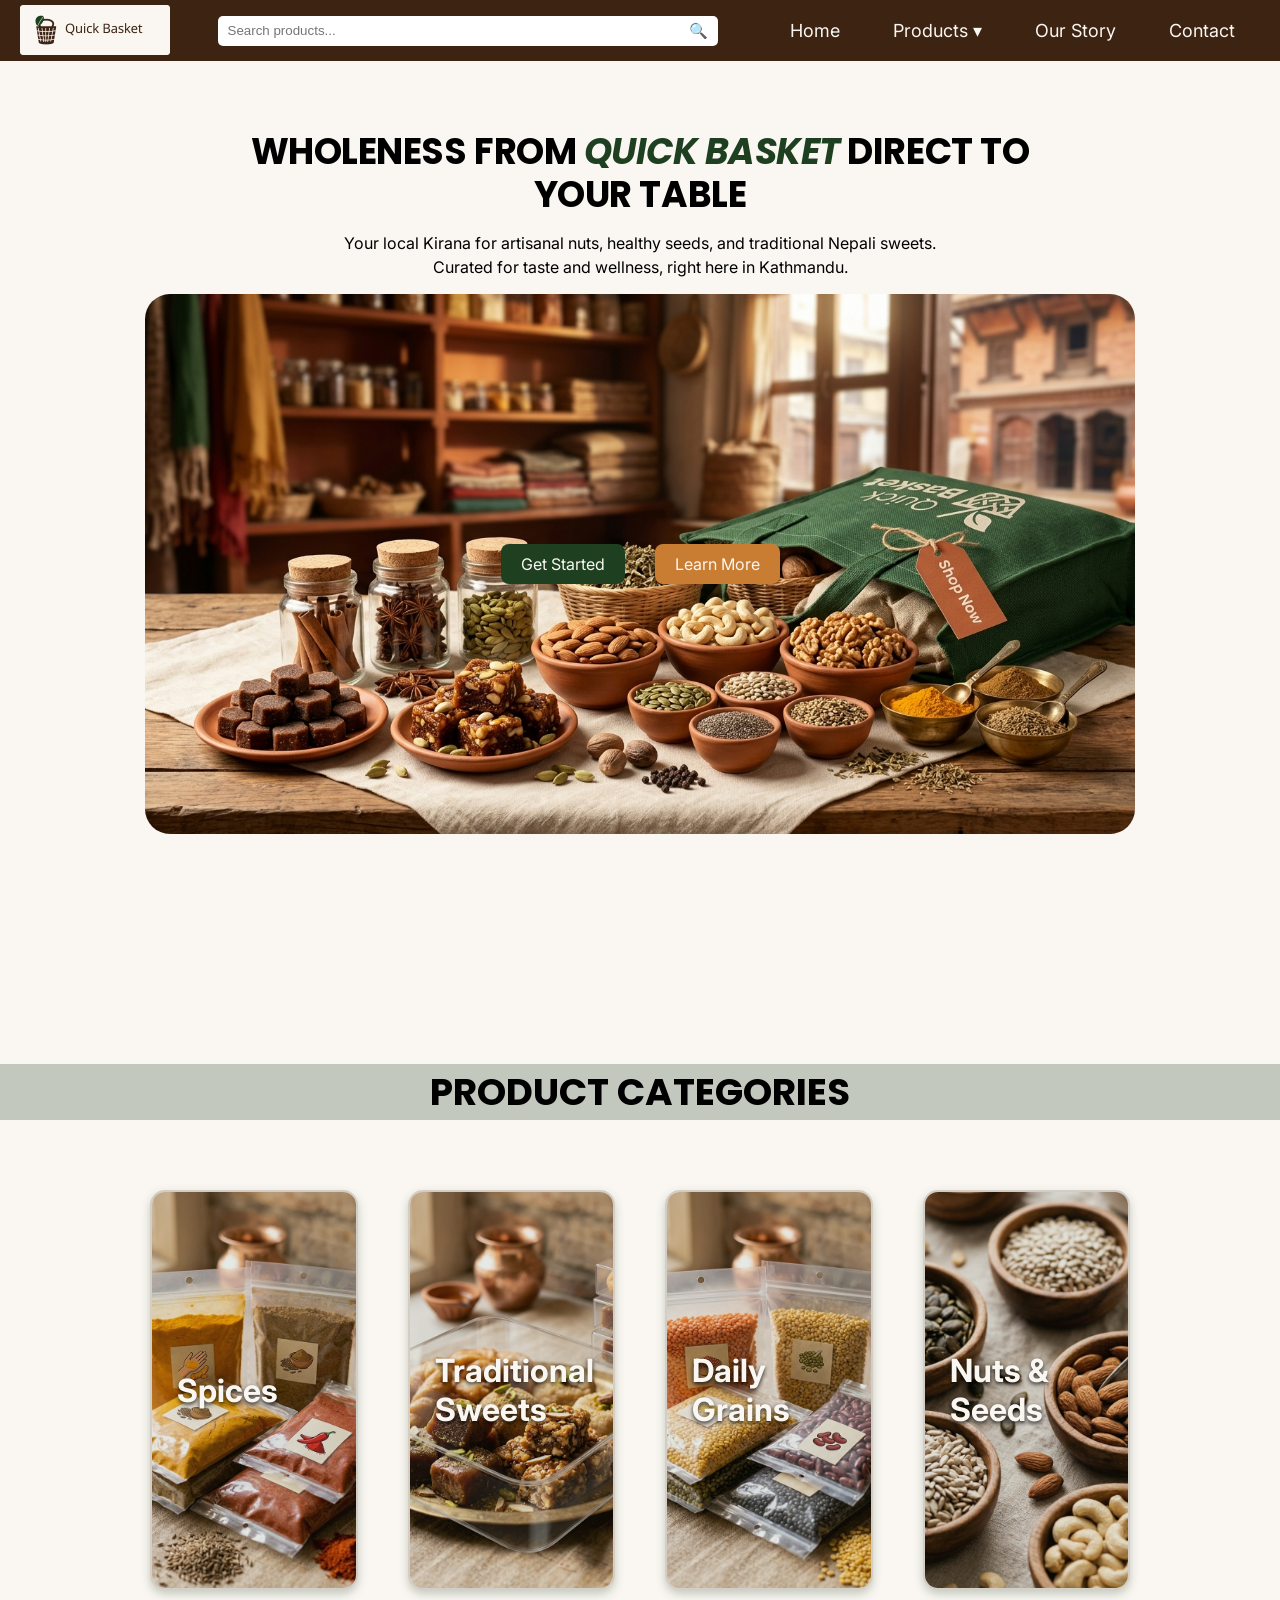
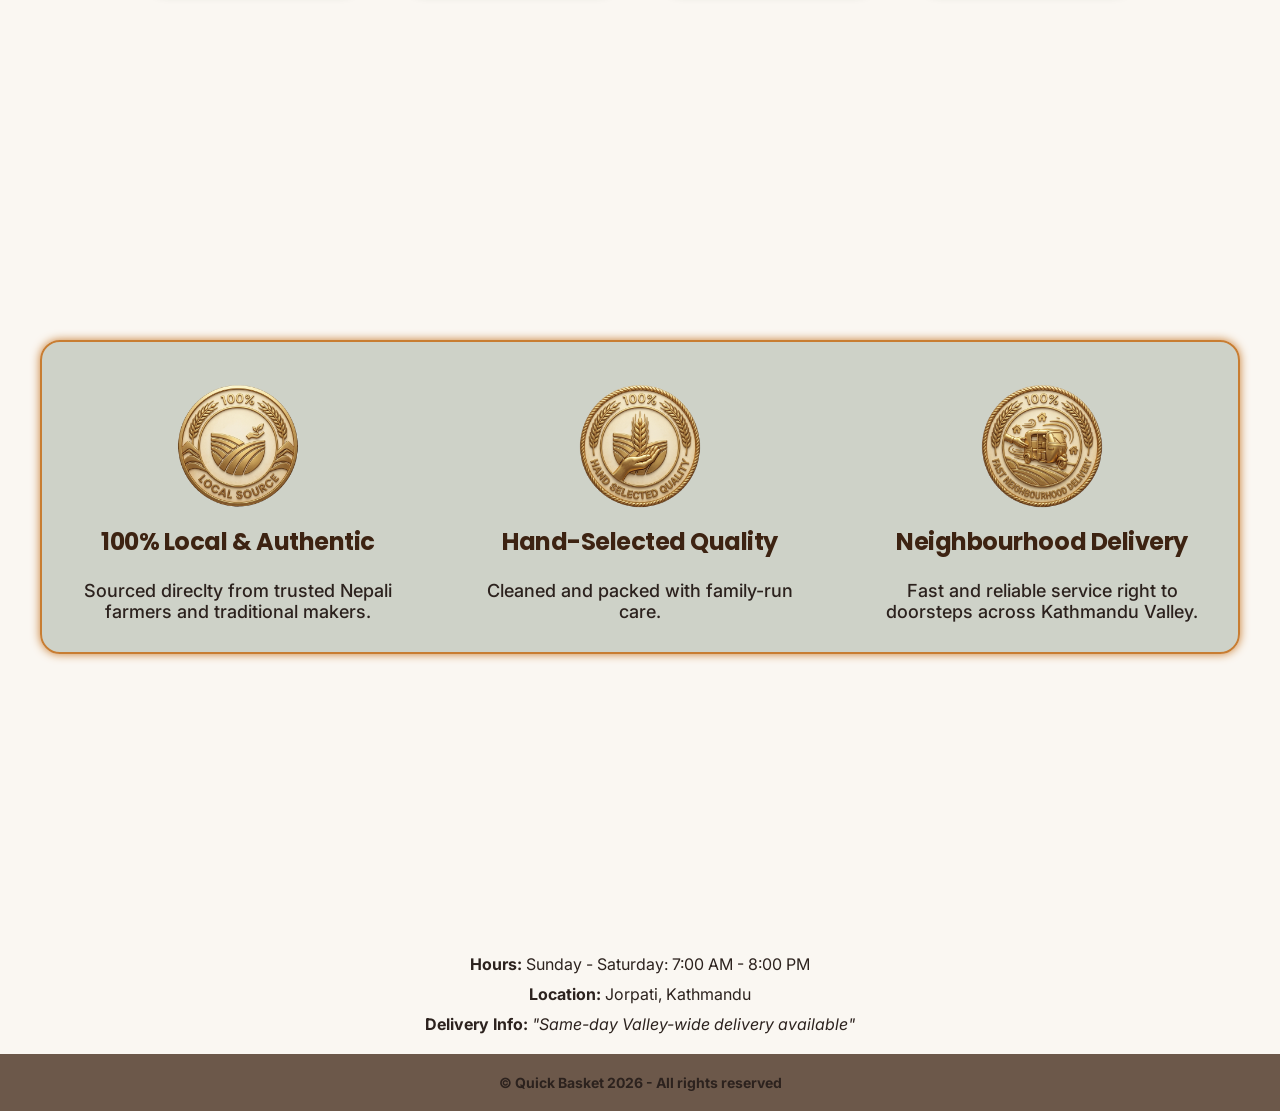
<file: index.html>
<!DOCTYPE html>
<html lang="en">
<head>
    <meta charset="UTF-8">
    <meta name="viewport" content="width=device-width, initial-scale=1.0">
    <title>Quick Basket</title>
    <link rel="icon" href="./images/favicon-logo.png" type="png-icon">
    <link rel="stylesheet" href="css/main.css">
    <link rel="stylesheet" href="css/home.css">
</head>
<body>
    <header>
        <div class="logo">
            <a href="index.html"><img class="logo-img" src="./images/logo.png" alt="Company Logo"></a>
        </div>
        
        <div class="search-container">
        <input type="text" class="search-input" placeholder="Search products...">
        <button type="submit" class="search-btn">&#128269</button>
        </div>

        <nav>
            <ul class="nav-links">
                <li><a href="index.html">Home</a></li>

                <!-- Dropdown Parent -->
                <li class="dropdown">
                    <a href= "pages/products.html">Products &#9662</a>
                    <ul class="dropdown-menu">
                        <li><a href="pages/products.html#nuts">Nuts & Seeds</a></li>
                        <li><a href="pages/products.html#sweets">Traditional Sweets</a></li>
                        <li><a href="pages/products.html#grains">Daily Grains</a></li>
                        <li><a href="pages/products.html#spices">Spices</a></li>
                    </ul>
                </li>

                <li><a href="pages/about.html">Our Story</a></li>
                <li><a href="pages/contact.html">Contact</a></li>
            </ul>
        </nav>
    </header>

    <main>
        <section class="hero-section">
            <div class="hero-heading">
                <h1>WHOLENESS FROM <span class="heading-highlight">QUICK BASKET</span> DIRECT TO YOUR TABLE</h1>
            </div>

            <div class="hero-paragraph">
                <p>Your local Kirana for artisanal nuts, healthy seeds, and traditional Nepali sweets. Curated for taste and wellness, right here in Kathmandu.</p>
            </div>
            
            <div class="hero-img">
                <img src="./images/img-hero.jpeg" alt="Products image">
                <div class="hero-buttons">
                    <a href="pages/products.html" class="btn btn-primary">Get Started</a>
                    <a href="pages/about.html" class="btn btn-secondary">Learn More</a>
                </div>
            </div>
        </section>
    </main>

    <div class="categories-heading">
            <h3>PRODUCT CATEGORIES</h3>
    </div>

    <section class="categories-container">

         <div class="card">
            <a href="pages/products.html#spices">
                <img src="./images/spices.jpeg" alt="Spices" class="card-image">
                <h4 class="category-name">Spices</h4>
            </a>
        </div>
        
        <div class="card">
            <a href="pages/products.html#sweets">
                <img src="./images/sweets.jpeg" alt="Traditional Nepali Sweets" class="card-image">
                <h4 class="category-name">Traditional Sweets</h4>
            </a>
        </div>

        <div class="card">
            <a href="pages/products.html#grains">
                <img src="./images/grains.jpeg" alt="Daily Grains" class="card-image">
                <h4 class="category-name">Daily Grains</h4>
            </a>
        </div>

        <div class="card">
            <a href="pages/products.html#nuts">
                <img src="./images/nuts.jpeg" alt="Nuts & Seeds" class="card-image">
                <h4 class="category-name">Nuts & Seeds</h4>
            </a>
        </div>    
       
    </section>

    <section class="authenticity-bar">

        <div class="authenticity-card">
            <img src="./images/local-source.png" alt="Local Source Badge" class="authenticity-img">
            <h2 class="authenticity-heading">100% Local & Authentic</h2>
            <p class="authenticity-para">Sourced direclty from trusted Nepali farmers and traditional makers.</p>
        </div>

        <div class="authenticity-card">
            <img src="./images/selected.png" alt="Hand Selected Badge" class="authenticity-img">
            <h2 class="authenticity-heading">Hand-Selected Quality</h2>
            <p class="authenticity-para">Cleaned and packed with family-run care.</p>
        </div>

        <div class="authenticity-card">
            <img src="./images/delivery.png" alt="Fast Delivery Badge" class="authenticity-img">
            <h2 class="authenticity-heading">Neighbourhood Delivery</h2>
            <p class="authenticity-para">Fast and reliable service right to doorsteps across Kathmandu Valley.</p>
        </div>

    </section>

    <section>
        <footer class="footer-container">
            <div class="store-info">
                <p><strong>Hours:</strong> Sunday - Saturday: 7:00 AM - 8:00 PM</p>
                <p><strong>Location:</strong> Jorpati, Kathmandu</p>
                <p><strong>Delivery Info:</strong> <em>"Same-day Valley-wide delivery available"</em></p>
            </div>

            <div class="foot-banner">
                &copy; Quick Basket 2026 - All rights reserved
            </div>
        </footer>
    </section>
</body>
</html>
</file>
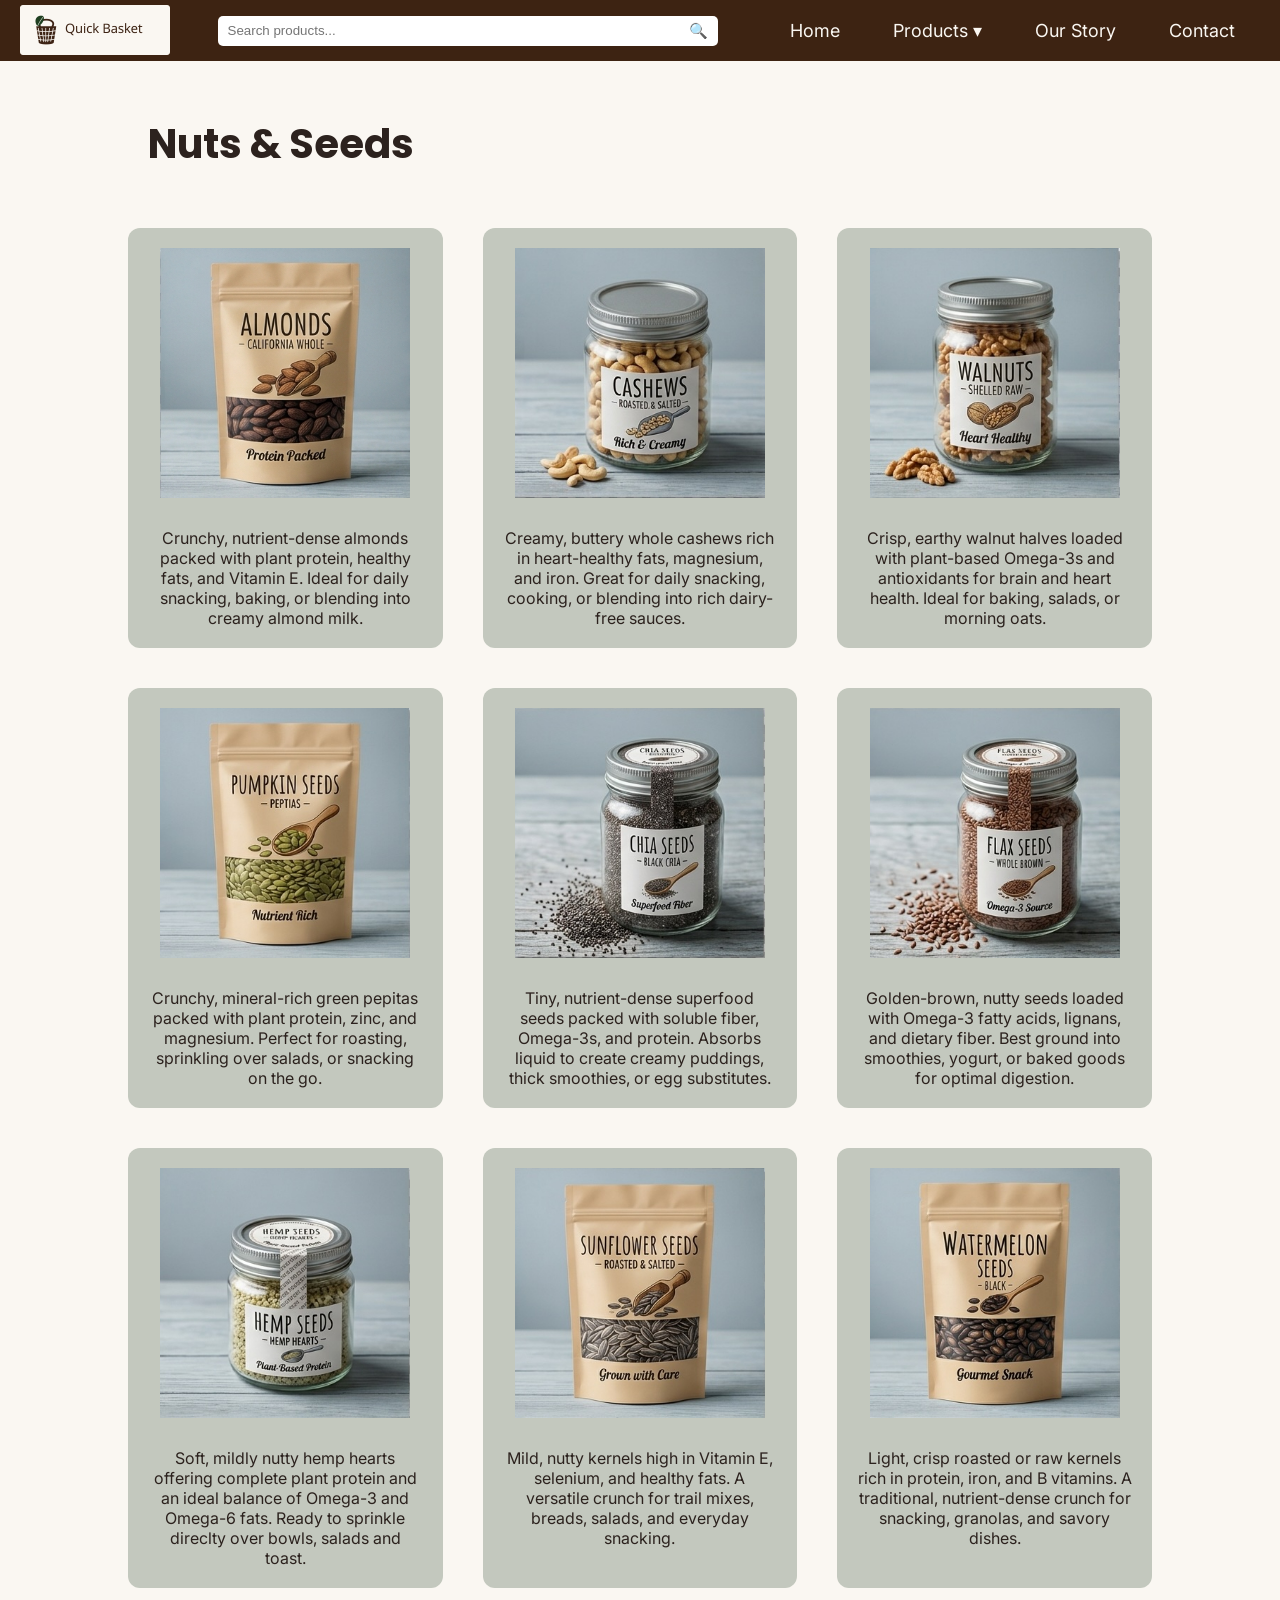
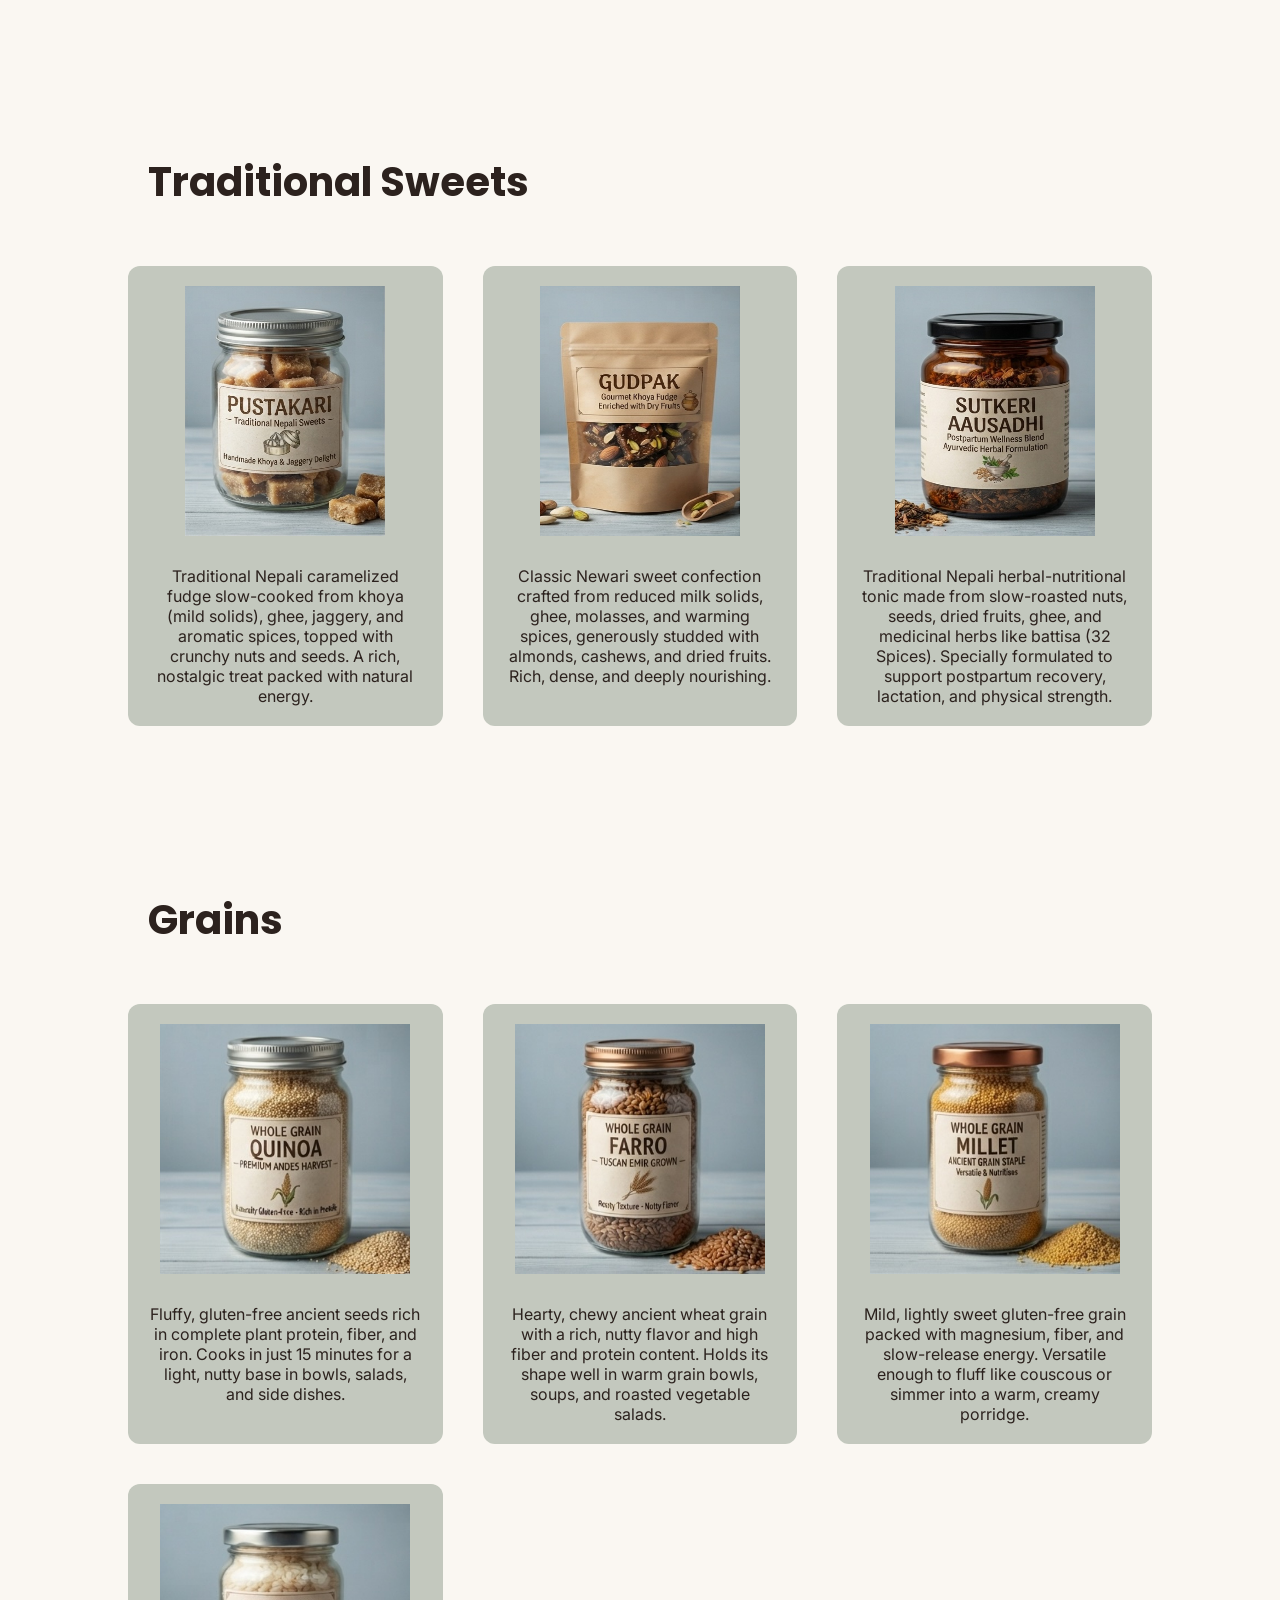
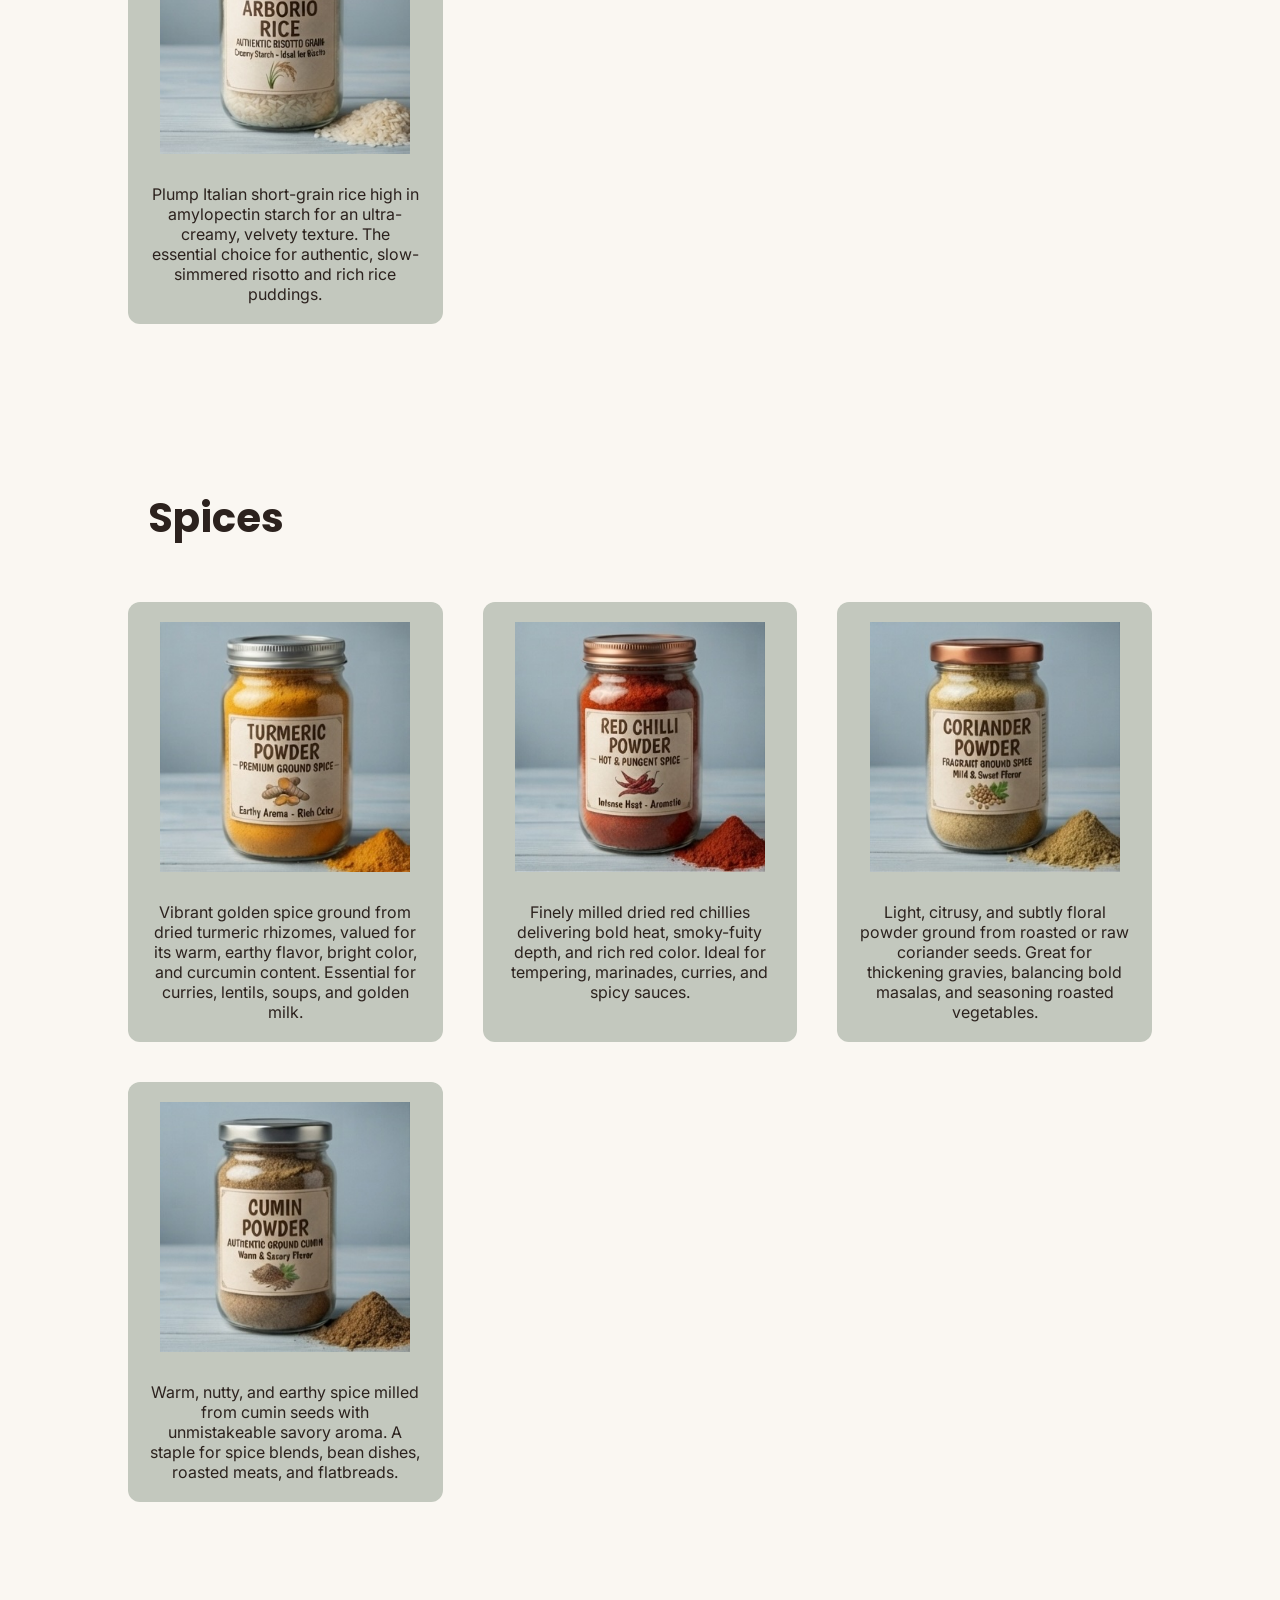
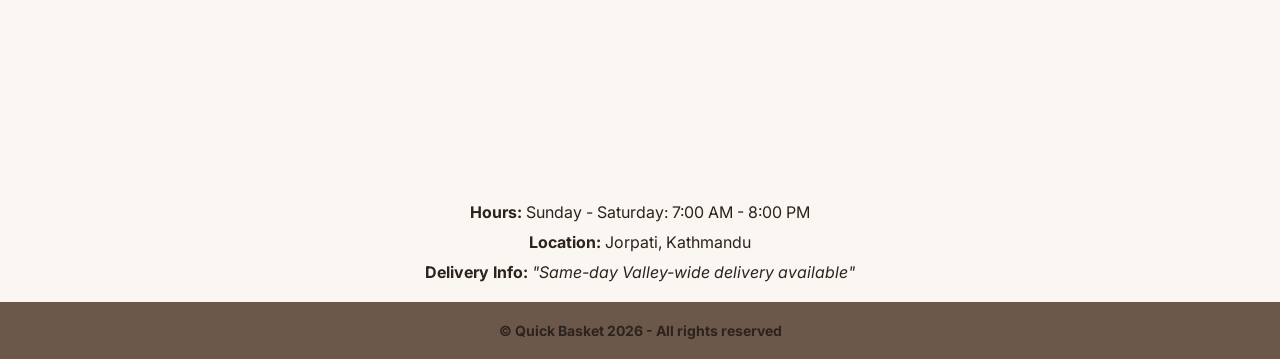
<file: pages/products.html>
<!DOCTYPE html>
<html lang="en">
<head>
    <meta charset="UTF-8">
    <meta name="viewport" content="width=device-width, initial-scale=1.0">
    <title>Products</title>
    <link rel="icon" href="../images/favicon-logo.png" type="png-icon">
    <link rel="stylesheet" href="../css/main.css">
    <link rel="stylesheet" href="../css/products.css">
</head>
<body>
    <header>
        <div class="logo">
            <a href="../index.html"><img class="logo-img" src="../images/logo.png" alt="Company Logo"></a>
        </div>
        
        <div class="search-container">
        <input type="text" class="search-input" placeholder="Search products...">
        <button type="submit" class="search-btn">&#128269</button>
        </div>

        <nav>
            <ul class="nav-links">
                <li><a href="../index.html">Home</a></li>

                <!-- Dropdown Parent -->
                <li class="dropdown">
                    <a href= "products.html">Products &#9662</a>
                    <ul class="dropdown-menu">
                        <li><a href="products.html#nuts">Nuts & Seeds</a></li>
                        <li><a href="products.html#sweets">Traditional Sweets</a></li>
                        <li><a href="products.html#grains">Daily Grains</a></li>
                        <li><a href="products.html#spices">Spices</a></li>
                    </ul>
                </li>

                <li><a href="about.html">Our Story</a></li>
                <li><a href="contact.html">Contact</a></li>
            </ul>
        </nav>
    </header>

    <main>
        <section id="nuts">
            <h2 class="category-heading">Nuts & Seeds</h2>

            <div class="nuts-seeds">
                <img src="../images/products-img/nuts-seeds/almonds.jpeg" alt="Almonds" class="nuts-img">
                <p class="prod-description">Crunchy, nutrient-dense almonds packed with plant protein, healthy fats, and Vitamin E. Ideal for daily snacking, baking, or blending into creamy almond milk.</p>
                <div class="card-actions">
                    <button type="button" class="btn btn-primary buy-now-btn">Buy Now</button>
                    <button type="button" class="btn btn-secondary cart-btn">Add to cart</button>
                </div>
            </div>

            <div class="nuts-seeds">
                <img src="../images/products-img/nuts-seeds/cashew.jpg" alt="Cashew" class="nuts-img">
                <p class="prod-description">Creamy, buttery whole cashews rich in heart-healthy fats, magnesium, and iron. Great for daily snacking, cooking, or blending into rich dairy-free sauces.</p>
                <div class="card-actions">
                    <button type="button" class="btn btn-primary buy-now-btn">Buy Now</button>
                    <button type="button" class="btn btn-secondary cart-btn">Add to cart</button>
                </div>
            </div>

            <div class="nuts-seeds">
                <img src="../images/products-img/nuts-seeds/walnut.jpeg" alt="Walnut" class="nuts-img">
                <p class="prod-description">Crisp, earthy walnut halves loaded with plant-based Omega-3s and antioxidants for brain and heart health. Ideal for baking, salads, or morning oats.</p>
                <div class="card-actions">
                    <button type="button" class="btn btn-primary buy-now-btn">Buy Now</button>
                    <button type="button" class="btn btn-secondary cart-btn">Add to cart</button>
                </div>
            </div>

            <div class="nuts-seeds">
                <img src="../images/products-img/nuts-seeds/pumpkin.jpeg" alt="Pumpkin" class="nuts-img">
                <p class="prod-description">Crunchy, mineral-rich green pepitas packed with plant protein, zinc, and magnesium. Perfect for roasting, sprinkling over salads, or snacking on the go.</p>
                <div class="card-actions">
                    <button type="button" class="btn btn-primary buy-now-btn">Buy Now</button>
                    <button type="button" class="btn btn-secondary cart-btn">Add to cart</button>
                </div>
            </div>

            <div class="nuts-seeds">
                <img src="../images/products-img/nuts-seeds/chia.jpeg" alt="Chia" class="nuts-img">
                <p class="prod-description">Tiny, nutrient-dense superfood seeds packed with soluble fiber, Omega-3s, and protein. Absorbs liquid to create creamy puddings, thick smoothies, or egg substitutes.</p>
                <div class="card-actions">
                    <button type="button" class="btn btn-primary buy-now-btn">Buy Now</button>
                    <button type="button" class="btn btn-secondary cart-btn">Add to cart</button>
                </div>
            </div>

            <div class="nuts-seeds">
                <img src="../images/products-img/nuts-seeds/flax.jpeg" alt="Flax" class="nuts-img">
                <p class="prod-description">Golden-brown, nutty seeds loaded with Omega-3 fatty acids, lignans, and dietary fiber. Best ground into smoothies, yogurt, or baked goods for optimal digestion.</p>
                <div class="card-actions">
                    <button type="button" class="btn btn-primary buy-now-btn">Buy Now</button>
                    <button type="button" class="btn btn-secondary cart-btn">Add to cart</button>
                </div>
            </div>

            <div class="nuts-seeds">
                <img src="../images/products-img/nuts-seeds/hemp.jpeg" alt="Hemp" class="nuts-img">
                <p class="prod-description">Soft, mildly nutty hemp hearts offering complete plant protein and an ideal balance of Omega-3 and Omega-6 fats. Ready to sprinkle direclty over bowls, salads and toast.</p>
                <div class="card-actions">
                    <button type="button" class="btn btn-primary buy-now-btn">Buy Now</button>
                    <button type="button" class="btn btn-secondary cart-btn">Add to cart</button>
                </div>
            </div>

            <div class="nuts-seeds">
                <img src="../images/products-img/nuts-seeds/sunflower.jpg" alt="Sunflower" class="nuts-img">
                <p class="prod-description">Mild, nutty kernels high in Vitamin E, selenium, and healthy fats. A versatile crunch for trail mixes, breads, salads, and everyday snacking.</p>
                <div class="card-actions">
                    <button type="button" class="btn btn-primary buy-now-btn">Buy Now</button>
                    <button type="button" class="btn btn-secondary cart-btn">Add to cart</button>
                </div>
            </div>

            <div class="nuts-seeds">
                <img src="../images/products-img/nuts-seeds/watermelon.jpeg" alt="Watermelon" class="nuts-img">
                <p class="prod-description">Light, crisp roasted or raw kernels rich in protein, iron, and B vitamins. A traditional, nutrient-dense crunch for snacking, granolas, and savory dishes.</p>
                <div class="card-actions">
                    <button type="button" class="btn btn-primary buy-now-btn">Buy Now</button>
                    <button type="button" class="btn btn-secondary cart-btn">Add to cart</button>
                </div>
            </div>
        </section>


        <section id="sweets">
            <h2 class="category-heading">Traditional Sweets</h2>

            <div class="sweets-section">
                <img src="../images/products-img/sweets/pustakari.jpeg" alt="Pustakari" class="sweets-img">
                <p class="prod-description">Traditional Nepali caramelized fudge slow-cooked from khoya (mild solids), ghee, jaggery, and aromatic spices, topped with crunchy nuts and seeds. A rich, nostalgic treat packed with natural energy.</p>
                <div class="card-actions">
                    <button type="button" class="btn btn-primary buy-now-btn">Buy Now</button>
                    <button type="button" class="btn btn-secondary cart-btn">Add to cart</button>
                </div>
            </div>

            <div class="sweets-section">
                <img src="../images/products-img/sweets/gudpak.jpeg" alt="Gudpak" class="sweets-img">
                <p class="prod-description">Classic Newari sweet confection crafted from reduced milk solids, ghee, molasses, and warming spices, generously studded with almonds, cashews, and dried fruits. Rich, dense, and deeply nourishing.</p>
                <div class="card-actions">
                    <button type="button" class="btn btn-primary buy-now-btn">Buy Now</button>
                    <button type="button" class="btn btn-secondary cart-btn">Add to cart</button>
                </div>
            </div>

            <div class="sweets-section">
                <img src="../images/products-img/sweets/aausadhi.jpeg" alt="Aausadhi" class="sweets-img">
                <p class="prod-description">Traditional Nepali herbal-nutritional tonic made from slow-roasted nuts, seeds, dried fruits, ghee, and medicinal herbs like battisa (32 Spices). Specially formulated to support postpartum recovery, lactation, and physical strength.</p>
                <div class="card-actions">
                    <button type="button" class="btn btn-primary buy-now-btn">Buy Now</button>
                    <button type="button" class="btn btn-secondary cart-btn">Add to cart</button>
                </div>
            </div>
        </section>


        <section id="grains">
            <h2 class="category-heading">Grains</h2>

            <div class="grains-section">
                <img src="../images/products-img/grains/quinoa.jpeg" alt="Quinoa" class="grains-img">
                <p class="prod-description">Fluffy, gluten-free ancient seeds rich in complete plant protein, fiber, and iron. Cooks in just 15 minutes for a light, nutty base in bowls, salads, and side dishes.</p>
                <div class="card-actions">
                    <button type="button" class="btn btn-primary buy-now-btn">Buy Now</button>
                    <button type="button" class="btn btn-secondary cart-btn">Add to cart</button>
                </div>
            </div>

            <div class="grains-section">
                <img src="../images/products-img/grains/farro.jpeg" alt="Farro" class="grains-img">
                <p class="prod-description">Hearty, chewy ancient wheat grain with a rich, nutty flavor and high fiber and protein content. Holds its shape well in warm grain bowls, soups, and roasted vegetable salads.</p>
                <div class="card-actions">
                    <button type="button" class="btn btn-primary buy-now-btn">Buy Now</button>
                    <button type="button" class="btn btn-secondary cart-btn">Add to cart</button>
                </div>
            </div>

            <div class="grains-section">
                <img src="../images/products-img/grains/millet.jpeg" alt="Millet" class="grains-img">
                <p class="prod-description">Mild, lightly sweet gluten-free grain packed with magnesium, fiber, and slow-release energy. Versatile enough to fluff like couscous or simmer into a warm, creamy porridge.</p>
                <div class="card-actions">
                    <button type="button" class="btn btn-primary buy-now-btn">Buy Now</button>
                    <button type="button" class="btn btn-secondary cart-btn">Add to cart</button>
                </div>
            </div>

            <div class="grains-section">
                <img src="../images/products-img/grains/rice.jpeg" alt="Rice" class="grains-img">
                <p class="prod-description">Plump Italian short-grain rice high in amylopectin starch for an ultra-creamy, velvety texture. The essential choice for authentic, slow-simmered risotto and rich rice puddings.</p>
                <div class="card-actions">
                    <button type="button" class="btn btn-primary buy-now-btn">Buy Now</button>
                    <button type="button" class="btn btn-secondary cart-btn">Add to cart</button>
                </div>
            </div>
        </section>

        <section id="spices">
            <h2 class="category-heading">Spices</h2>

            <div class="spices-section">
                <img src="../images/products-img/spices/turmeric.jpeg" alt="Turmeric" class="spices-img">
                <p class="prod-description">Vibrant golden spice ground from dried turmeric rhizomes, valued for its warm, earthy flavor, bright color, and curcumin content. Essential for curries, lentils, soups, and golden milk.</p>
                <div class="card-actions">
                    <button type="button" class="btn btn-primary buy-now-btn">Buy Now</button>
                    <button type="button" class="btn btn-secondary cart-btn">Add to cart</button>
                </div>
            </div>

            <div class="spices-section">
                <img src="../images/products-img/spices/chilli.jpeg" alt="Chilli" class="spices-img">
                <p class="prod-description">Finely milled dried red chillies delivering bold heat, smoky-fuity depth, and rich red color. Ideal for tempering, marinades, curries, and spicy sauces.</p>
                <div class="card-actions">
                    <button type="button" class="btn btn-primary buy-now-btn">Buy Now</button>
                    <button type="button" class="btn btn-secondary cart-btn">Add to cart</button>
                </div>
            </div>

            <div class="spices-section">
                <img src="../images/products-img/spices/corriander.jpeg" alt="Corriander" class="spices-img">
                <p class="prod-description">Light, citrusy, and subtly floral powder ground from roasted or raw coriander seeds. Great for thickening gravies, balancing bold masalas, and seasoning roasted vegetables.</p>
                <div class="card-actions">
                    <button type="button" class="btn btn-primary buy-now-btn">Buy Now</button>
                    <button type="button" class="btn btn-secondary cart-btn">Add to cart</button>
                </div>
            </div>

            <div class="spices-section">
                <img src="../images/products-img/spices/cumin.jpeg" alt="Cumin" class="spices-img">
                <p class="prod-description">Warm, nutty, and earthy spice milled from cumin seeds with unmistakeable savory aroma. A staple for spice blends, bean dishes, roasted meats, and flatbreads.</p>
                <div class="card-actions">
                    <button type="button" class="btn btn-primary buy-now-btn">Buy Now</button>
                    <button type="button" class="btn btn-secondary cart-btn">Add to cart</button>
                </div>
            </div>
        </section>
    </main>

    <section>
        <footer class="footer-container">
            <div class="store-info">
                <p><strong>Hours:</strong> Sunday - Saturday: 7:00 AM - 8:00 PM</p>
                <p><strong>Location:</strong> Jorpati, Kathmandu</p>
                <p><strong>Delivery Info:</strong> <em>"Same-day Valley-wide delivery available"</em></p>
            </div>

            <div class="foot-banner">
                &copy; Quick Basket 2026 - All rights reserved
            </div>
        </footer>
    </section>
    
</body>
</html>
</file>
<file: css/main.css>
@import url('https://fonts.googleapis.com/css2?family=Inter:ital,opsz,wght@0,14..32,100..900;1,14..32,100..900&family=Poppins:ital,wght@0,100;0,200;0,300;0,400;0,500;0,600;0,700;0,800;0,900;1,100;1,200;1,300;1,400;1,500;1,600;1,700;1,800;1,900&display=swap');


:root {
    /* COLORS */
    --color-primary: #3D2312; /* Deep Warm Brown */
    --color-secondary: #1E3F20; /* Rich Forest Green */
    --color-cta: #C87D32; /* Terracotta Gold */
    --color-bg: #FAF7F2; /* Soft Cream */
    --color-card-container: #FFFFFF; /* Pure White */
    --color-text: #2C221E; /* Dark Charcoal-Brown */

    /* TYPOGRAPHY */
    --font-heading: "Poppins", sans-serif;
    --font-body: 'Inter', 'Segoe UI', Roboto, sans-serif;

    /* FONT SIZES */
    --text-sm: 1.2rem;
    --text-base: 1.4rem;
    --text-paragraph: 1.6rem;
    --text-h4: 1.8rem;
    --text-h3: 2rem;
    --text-h2: 2.4rem;
    --text-h1: 3.2rem;

    /* FONT WEIGHT */
    --font-weight-normal: 400;
    --font-weight-medium: 500;
    --font-weight-bold: 700;

    /* LINE HEIGHT */
    --line-height-tight: 1.2;
    --line-height-subheadings: 1.3;
    --line-height-normal: 1.5;

    /* LETTER SPACING */
    --letter-spacing-tight: -0.02em; 
}


* {
    box-sizing: border-box;
    margin: 0;
    padding: 0;
}


html {
    font-size: 62.5%;
    scroll-behavior: smooth;
    scroll-padding-top: 15rem;
}


body {
    background-color: var(--color-bg);
    font-family: var(--font-body);
}


a {
    text-decoration: none;
    color: var(--color-bg);
}


ul {
    list-style: none;
}

/* ----- Navigation Bar Components ----- */

header {
    display: flex;
    justify-content: space-between;
    align-items: center;
    background-color: var(--color-primary);
    padding: 0 2rem;
    position: fixed;
    top: 0;
    left: 0;
    width: 100%;
    z-index: 1000;
}


.search-container {
    position: relative;
    display: flex;
}


.search-input {
    width: 50rem;
    height: 3rem;
    border-radius: 5px;
    border: none;
    padding: 0.75rem 2.5rem 0.75rem 1rem;
}


.search-input:focus {
    outline: none;
    box-shadow: 0px 0px 4px var(--color-bg);
}


.search-btn {
    position: absolute;
    top: 50%;
    right: 0.5rem;
    transform: translateY(-50%);
    background: transparent;
    border: none;
    border-radius: 50%;
    cursor: pointer;
    font-size: 1.5rem;
    padding: 0.25rem 0.5rem;
    color: var(--color-text);
}


.search-btn:hover {
    background-color: color-mix(in srgb, var(--color-secondary) 20%, transparent);
}    


.logo-img {
    width: 150px;
    height: 50px;
}


.nav-links li {
    display: inline-block;
    position: relative;
}


.nav-links li:hover {
    background: color-mix(in srgb, var(--color-secondary) 50%, transparent);
}


.nav-links > li > a {
    display: block;
    padding: 2rem 2.5rem;
    text-align: center;
    font-size: var(--text-h4);
}


.dropdown-menu {
    display: flex;
    flex-direction: column;
    gap: 0.25rem;
    opacity: 0;
    width: max-content;
    min-width: 100%;
    background-color: color-mix(in srgb, var(--color-primary) 80%, transparent);
    position: absolute;
    top: 100%;
    z-index: 999;
    visibility: hidden;
    transition: opacity 0.3s ease, visibility 0.3s ease;
    border-radius: 5%;
    box-shadow: 0 4px 6px rgba(0, 0, 0, 0.1);
    padding: 0.5rem;
    overflow: hidden;
    
}


.dropdown-menu a {
    display: block;
    padding: 1rem 1.5rem;
    text-align: left;
    font-size: var(--text-base);
    border-radius: 5px;
}


.dropdown-menu a:hover {
    background: color-mix(in srgb, var(--color-secondary) 20%, transparent);
}


.dropdown:hover .dropdown-menu {
    opacity: 1;
    visibility: visible;    
}


/* ----- BUTTONS ----- */

.btn {
    font-family: var(--font-body);
    font-size: var(--text-paragraph);
    color: var(--color-bg);
    padding: 1rem 2rem;
    border-radius: 8px;
    border: none;
    cursor: pointer;
    transition: transform 0.2s ease;
}


.btn-primary {
    background-color: var(--color-secondary);
}


.btn-secondary {
    background-color: var(--color-cta);
}


.btn-primary:hover {
    background-color: color-mix(in srgb, var(--color-bg) 80%, transparent);
    color: var(--color-secondary);
    transform: scale(1.05);
}


.btn-secondary:hover {
    background-color: color-mix(in srgb, var(--color-bg) 80%, transparent);
    color: var(--color-cta);
    transform: scale(1.05);
}


.btn-primary:active, .btn-secondary:active {
    transform: translateY(2px);
}


/* ----- FOOTER ----- */

.store-info {
    display: flex;
    flex-direction: column;
    margin-top: 30rem;
    align-items: center;
    gap: 1rem;
    font-family: var(--font-body);
    color: var(--color-text);
    font-size: var(--text-paragraph);
}


.foot-banner {
    display: flex;
    justify-content: center;
    font-family: var(--font-body);
    font-size: var(--text-base);
    color: var(--color-text);
    font-weight: var(--font-weight-bold);
    background-color: color-mix(in srgb, var(--color-primary) 75%, transparent);
    margin: 2rem 0 0 0;
    padding: 2rem;
}
</file>
<file: css/home.css>
/* ----- HERO SECTION ----- */

.hero-section {
    display: flex;
    flex-direction: column;
    justify-content: center;
    align-items: center;
    text-align: center;
    max-height: 100vh;
    width: 100%;
    gap: 1.5rem;
    margin-top: 5rem;
    padding: 8rem;
    overflow: hidden;
}


.hero-heading {
    font-family: var(--font-heading);
    font-size: var(--text-h2);
    letter-spacing: var(--letter-spacing-tight);
    line-height: var(--line-height-tight);
    max-width: 80rem;
    width: 100%;
}


.heading-highlight {
    display: inline-block;
    color: var(--color-secondary);
    font-style: italic;
    cursor: pointer;
    transition: transform 0.2s ease;
}


.heading-highlight:hover {
    transform: translateY(-4px);
}


.hero-paragraph {
    font-family: var(--font-body);
    font-size: var(--text-paragraph);
    line-height: var(--line-height-normal);
    max-width: 60rem;
    margin: 0 auto;
}


.hero-img{
    position: relative;
}


.hero-img img {
    display: block;
    width: 100%;
    max-width: 1000px;
    max-height: 60vh;
    border-radius: 2.5rem;
    margin: 0 auto;
}


/* ----- BUTTONS ----- */

.hero-buttons {
    position: absolute;
    inset: 0;
    display: flex;
    align-items: center;
    justify-content: center;
    gap: 3rem;
}


/* ----- CATEGORY SECTION ----- */

.categories-heading {
    display: flex;
    justify-content: center;
    font-size: var(--text-h1);
    font-family: var(--font-heading);
    margin: 15rem 0 2rem;
    background-color: color-mix(in srgb, var(--color-secondary) 25%, transparent);
}


.categories-container {
    display: grid;
    grid-template-columns: repeat(4, 1fr);
    column-gap: 5rem;
    padding: 5rem 15rem;
    margin: 2rem 0 30rem;
}


.card {
    width: 100%;
    max-width: 50rem;
    height: 40rem;
    position: relative;
    overflow: hidden;
    border-radius: 1.5rem;
    box-shadow: 0 4px 10px color-mix(in srgb, var(--color-secondary) 25%, transparent);
    border: 2px solid color-mix(in srgb, var(--color-primary) 20%, transparent);
    cursor: pointer;
    transition: transform 0.2s ease;
    transition: box shadow 0.2s ease;
}


.card:hover {
    transform: scale(1.07);
    box-shadow: 0 4px 10px color-mix(in srgb, var(--color-secondary) 50%, transparent);
}


.card:active {
    transform: translateY(1px);
}


.card-image {
    position: absolute;
    top: 0;
    left: 0;
    width: 100%;
    height: 100%;
    object-fit:cover;
    object-position: center 30%;
    z-index: 1;
}


.category-name {
    position: absolute;
    inset: 0;
    z-index: 2;
    color: var(--color-bg);
    font-family: var(--font-body);
    font-size: var(--text-h1);
    font-weight: var(--font-weight-bold);
    padding: 2.5rem;
    display: flex;
    flex-direction: column;
    justify-content: center;
    text-shadow: 0 2px 4px rgba(0, 0, 0, 0.8);
    background-color: color-mix(in srgb, var(--color-secondary) 10%, transparent);
    transition: opacity 0.2s ease; 
}


.category-name:hover {
    opacity: 0.7; 
}


/* ----- AUTHENTICITY BAR ----- */

.authenticity-bar {
    display: grid;
    grid-template-columns: repeat(3, 1fr);
    margin: 20rem auto 20rem auto;
    padding: 1rem 2rem;
    text-align: center;
    background-color: color-mix(in srgb, var(--color-secondary) 20%, transparent);
    gap: 5rem;
    width: 100%;
    max-width: 120rem;
    border-radius: 20px;
    border: 2px solid var(--color-cta);
    box-shadow: 0px 0px 10px var(--color-cta);
}


.authenticity-card { 
    padding: 2rem 2rem;
}


.authenticity-heading {
    font-family: var(--font-heading);
    color: var(--color-primary);
    font-size: var(--text-h2);
    letter-spacing: var(--letter-spacing-tight);
    line-height: var(--line-height-normal);
    padding: 0 0 2rem 0;
}


.authenticity-para {
    font-family: var(--font-body);
    color: var(--color-text);
    font-size: var(--text-h4);
    font-weight: var(--font-weight-medium);
}


.authenticity-img {
    width: 15rem;
    height: 15rem;
}
</file>
<file: css/products.css>
main {
    padding-top: 10rem;
}


#nuts {
    display: grid;
    grid-template-columns: repeat(3, 1fr);
    row-gap: 4rem;
    column-gap: 4rem;
    max-width: 120rem;
    width: 80%;
    margin-inline: auto;
    justify-content: center;

}


.category-heading {
    grid-column: 1/4;
    font-family: var(--font-heading);
    font-size: 4rem;
    line-height: var(--line-height-tight);
    color: var(--color-text);
    padding: 2rem;
}


.nuts-img, .sweets-img, .grains-img, .spices-img {
    width: 25rem;
    height: 25rem;
}


.nuts-seeds, .sweets-section, .grains-section, .spices-section {
    position: relative;
    font-family: var(--font-body);
    font-size: var(--text-paragraph);
    color: var(--color-text);
    display: flex;
    flex-direction: column;
    gap: 3rem;
    padding: 2rem;
    align-items: center;
    text-align: center;
    background-color: color-mix(in srgb, var(--color-secondary) 25%, transparent);
    border-radius: 1.2rem;
    cursor: pointer;
    transition: transform 0.2s ease;
    overflow: hidden;
    
}


.nuts-seeds:hover, .sweets-section:hover, .grains-section:hover, .spices-section:hover {
    transform: scale(1.05);
    background-color: color-mix(in srgb, var(--color-secondary) 10%, transparent);
}


#sweets, #grains, #spices {
    margin-top: 15rem;
    display: grid;
    grid-template-columns: repeat(3, 1fr);
    row-gap: 4rem;
    column-gap: 4rem;
    max-width: 120rem;
    width: 80%;
    margin-inline: auto;
    justify-content: center;
}


.sweets-img {
    width: 20rem;
}


/* ----- BUTTONS ----- */

.card-actions {
    position: absolute;
    top: 50%;
    left: 50%;
    transform: translate(-50%, -50%);
    z-index: 999;
    opacity: 0;
    white-space: nowrap;
    pointer-events: none;
    transition: opacity 0.25s ease, transform 0.25s ease;
    display: flex;
    gap: 1rem;
}


.nuts-seeds:hover .card-actions, .sweets-section:hover .card-actions, .grains-section:hover .card-actions, .spices-section:hover .card-actions{
    opacity: 1;
    pointer-events: auto;
}
</file>
